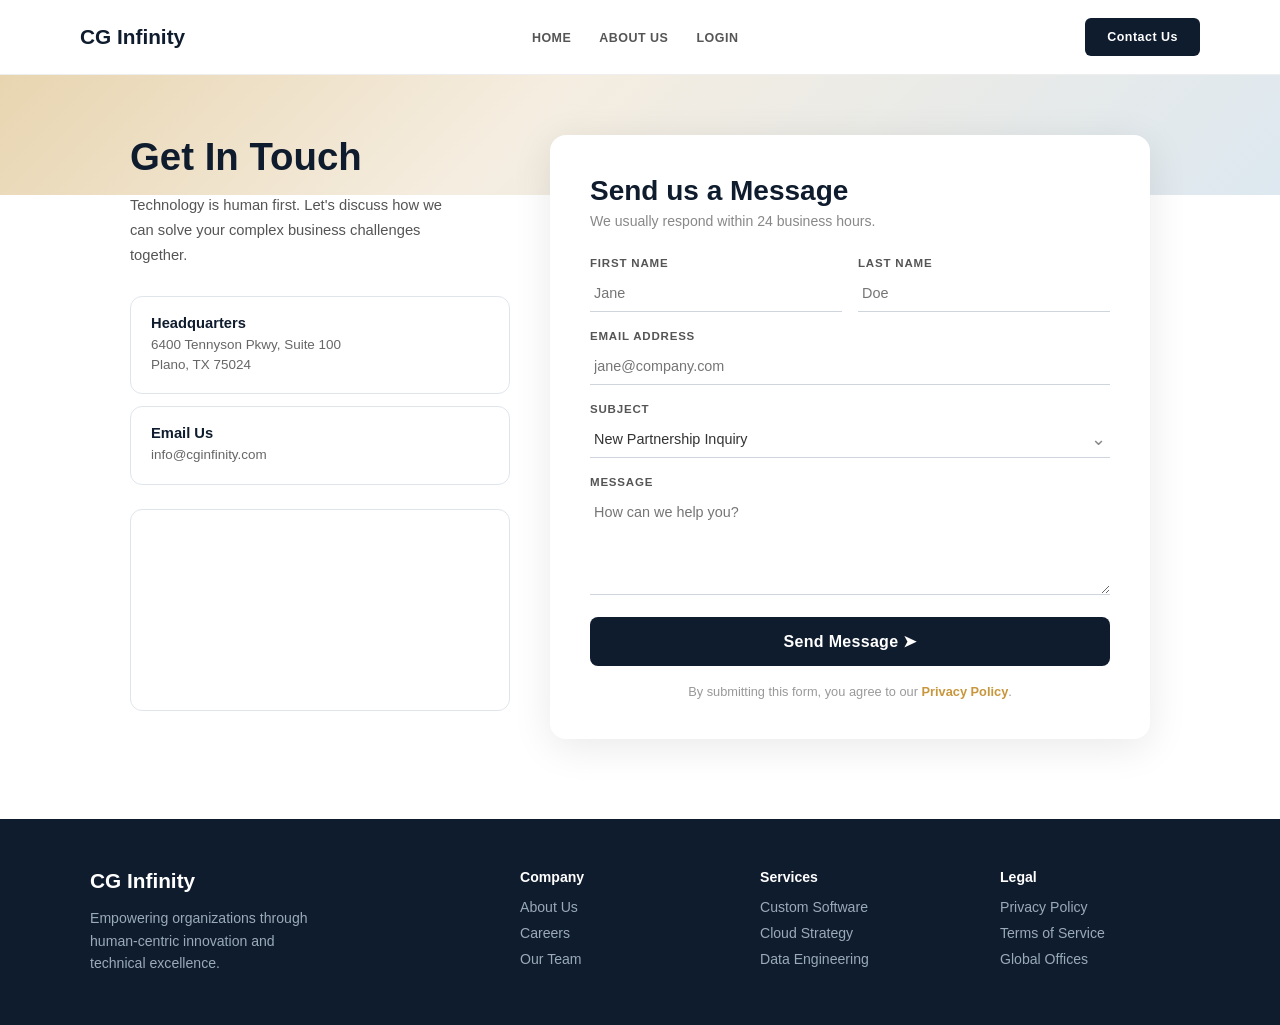
<file: contact.html>
<!DOCTYPE html>
<html lang="en">
<head>
    <meta charset="UTF-8">
    <meta name="viewport" content="width=device-width, initial-scale=1.0">
    <title>Contact Us - CG Infinity</title>
    <link rel="stylesheet" href="style.css">
</head>
<body>

    <!-- Navbar -->
    <nav class="navbar">
        <div class="nav-container">
            <div class="logo">CG Infinity</div>
            <ul class="nav-links">
                <li><a href="index.html">HOME</a></li>
                <li><a href="about.html">ABOUT US</a></li>
                <li><a href="login.html">LOGIN</a></li>
            </ul>
            <a href="contact.html" class="btn-contact active">Contact Us</a>
        </div>
    </nav>

    <!-- Hero Background Strip -->
    <div class="contact-hero-strip"></div>

    <!-- Main Content -->
    <section class="contact-main">
        <div class="contact-inner">

            <!-- Left Column -->
            <div class="contact-left">
                <h1>Get In Touch</h1>
                <p class="contact-desc">Technology is human first. Let&#39;s discuss how we can solve your complex business challenges together.</p>

                <div class="contact-info-cards">
                    <div class="contact-info-card">
                        <!-- <div class="contact-info-icon">&#128205;</div> -->
                        <div>
                            <strong>Headquarters</strong>
                            <p>6400 Tennyson Pkwy, Suite 100</p>
                            <p>Plano, TX 75024</p>
                        </div>
                    </div>
                    <div class="contact-info-card">
                        <!-- <div class="contact-info-icon">&#9993;</div> -->
                        <div>
                            <strong>Email Us</strong>
                            <p>info@cginfinity.com</p>
                        </div>
                    </div>
                    <!-- <div class="contact-info-card">
                        <div class="contact-info-icon">&#8679;</div>
                        <div>
                            <strong>Social Links</strong>
                            <div class="contact-social">
                                <a href="#" title="Website">&#127760;</a>
                                <a href="#" title="Network">&#10039;</a>
                                <a href="#" title="Community">&#128101;</a>
                            </div>
                        </div>
                    </div> -->
                </div>

                <!-- Map -->
                <div class="contact-map">
                    <iframe
                        title="CG Infinity HQ"
                        src="https://www.openstreetmap.org/export/embed.html?bbox=-96.8500%2C33.0000%2C-96.6000%2C33.1500&layer=mapnik&marker=33.0198%2C-96.6989"
                        loading="lazy"
                        allowfullscreen>
                    </iframe>
                </div>
            </div>

            <!-- Right Column -->
            <div class="contact-right">
                <div class="contact-form-card">
                    <h2>Send us a Message</h2>
                    <p class="contact-form-sub">We usually respond within 24 business hours.</p>

                    <form class="contact-form" onsubmit="return false;">
                        <div class="cf-row">
                            <div class="cf-group">
                                <label>FIRST NAME</label>
                                <input type="text" placeholder="Jane">
                            </div>
                            <div class="cf-group">
                                <label>LAST NAME</label>
                                <input type="text" placeholder="Doe">
                            </div>
                        </div>

                        <div class="cf-group">
                            <label>EMAIL ADDRESS</label>
                            <input type="email" placeholder="jane@company.com">
                        </div>

                        <div class="cf-group">
                            <label>SUBJECT</label>
                            <div class="cf-select-wrap">
                                <select>
                                    <option>New Partnership Inquiry</option>
                                    <option>Technical Support</option>
                                    <option>General Question</option>
                                    <option>Careers</option>
                                </select>
                                <span class="cf-select-arrow">&#8964;</span>
                            </div>
                        </div>

                        <div class="cf-group">
                            <label>MESSAGE</label>
                            <textarea rows="5" placeholder="How can we help you?"></textarea>
                        </div>

                        <button type="submit" class="cf-btn-submit">Send Message &#10148;</button>

                        <p class="cf-privacy">By submitting this form, you agree to our <a href="#">Privacy Policy</a>.</p>
                    </form>
                </div>
            </div>

        </div>
    </section>

    <!-- Footer -->
    <footer class="contact-footer">
        <div class="contact-footer-inner">
            <div class="cf-brand">
                <div class="logo">CG Infinity</div>
                <p>Empowering organizations through human-centric innovation and technical excellence.</p>
            </div>
            <div class="cf-footer-col">
                <h4>Company</h4>
                <a href="about.html">About Us</a>
                <a href="#">Careers</a>
                <a href="#">Our Team</a>
            </div>
            <div class="cf-footer-col">
                <h4>Services</h4>
                <a href="#">Custom Software</a>
                <a href="#">Cloud Strategy</a>
                <a href="#">Data Engineering</a>
            </div>
            <div class="cf-footer-col">
                <h4>Legal</h4>
                <a href="#">Privacy Policy</a>
                <a href="#">Terms of Service</a>
                <a href="#">Global Offices</a>
            </div>
        </div>
    </footer>

</body>
</html>
</file>
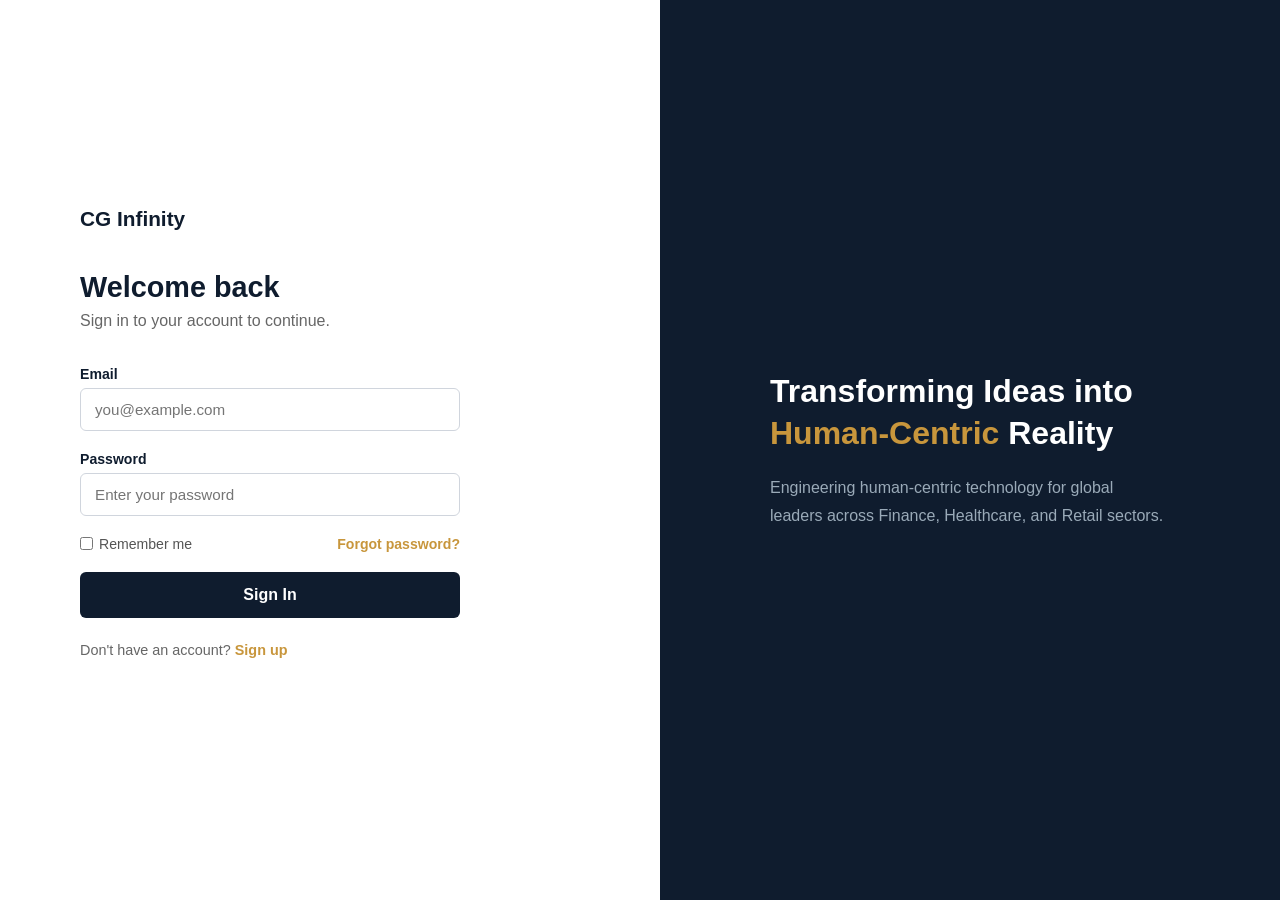
<file: login.html>
<!DOCTYPE html>
<html lang="en">
<head>
    <meta charset="UTF-8">
    <meta name="viewport" content="width=device-width, initial-scale=1.0">
    <title>Login - CG Infinity</title>
    <link rel="stylesheet" href="style.css">
</head>
<body>

    <div class="login-page">

        <div class="login-left">
            <div class="login-brand">CG Infinity</div>
            <h2>Welcome back</h2>
            <p>Sign in to your account to continue.</p>

            <form class="login-form" action="userhome.html">
                <div class="form-group">
                    <label for="email">Email</label>
                    <input type="email" id="email" placeholder="you@example.com" required>
                </div>
                <div class="form-group">
                    <label for="password">Password</label>
                    <input type="password" id="password" placeholder="Enter your password" required>
                </div>
                <div class="form-row">
                    <label class="remember">
                        <input type="checkbox"> Remember me
                    </label>
                    <a href="#" class="forgot">Forgot password?</a>
                </div>
                <button type="submit" class="btn-login">Sign In</button>
            </form>

            <p class="login-footer">Don't have an account? <a href="signup.html">Sign up</a></p>
        </div>

        <div class="login-right">
            <div class="login-right-content">
                <h3>Transforming Ideas into <span>Human-Centric</span> Reality</h3>
                <p>Engineering human-centric technology for global leaders across Finance, Healthcare, and Retail sectors.</p>
            </div>
        </div>

    </div>

</body>
</html>
</file>
<file: style.css>
* {
    margin: 0;
    padding: 0;
    box-sizing: border-box;
}

body {
    font-family: sans-serif;
    color: #1a1a2e;
}

/* ── Navbar ── */
.navbar {
    background: white;
    border-bottom: 1px solid #eee;
    padding: 18px 0;
    position: sticky;
    top: 0;
    z-index: 100;
}

.nav-container {
    max-width: 1200px;
    margin: 0 auto;
    padding: 0 40px;
    display: flex;
    align-items: center;
    gap: 40px;
}

.logo {
    font-size: 1.3rem;
    font-weight: 700;
    color: #0f1c2e;
    flex-shrink: 0;
}

.nav-links {
    list-style: none;
    display: flex;
    gap: 28px;
    flex: 1;
    justify-content: center;
}

.nav-links a {
    text-decoration: none;
    font-size: 0.78rem;
    font-weight: 600;
    color: #555;
    letter-spacing: 0.5px;
}

.nav-links a.active {
    color: #0f1c2e;
    border-bottom: 2px solid #c8963c;
    padding-bottom: 2px;
}

.btn-contact {
    background: #0f1c2e;
    color: white;
    padding: 12px 22px;
    border-radius: 6px;
    text-decoration: none;
    font-size: 0.78rem;
    font-weight: 600;
    letter-spacing: 0.5px;
    flex-shrink: 0;
}

/* ── Hero ── */
.hero {
    max-width: 1200px;
    margin: 80px auto;
    padding: 0 40px;
    display: flex;
    align-items: center;
    gap: 60px;
}

.hero-content {
    flex: 1;
}

.badge {
    background: #fef3e0;
    color: #c8963c;
    padding: 6px 14px;
    border-radius: 20px;
    font-size: 0.72rem;
    font-weight: 700;
    letter-spacing: 1px;
    display: inline-block;
    margin-bottom: 24px;
}

.hero-content h1 {
    font-size: 2.8rem;
    font-weight: 800;
    line-height: 1.2;
    margin-bottom: 20px;
    color: #0f1c2e;
}

.highlight {
    color: #c8963c;
}

.hero-content p {
    color: #666;
    font-size: 1rem;
    line-height: 1.7;
    margin-bottom: 32px;
    max-width: 440px;
}

.hero-buttons {
    display: flex;
    gap: 16px;
}

.btn-primary {
    background: #0f1c2e;
    color: white;
    padding: 14px 28px;
    border-radius: 6px;
    text-decoration: none;
    font-weight: 600;
    font-size: 0.95rem;
}

.btn-outline {
    border: 2px solid #0f1c2e;
    color: #0f1c2e;
    padding: 14px 28px;
    border-radius: 6px;
    text-decoration: none;
    font-weight: 600;
    font-size: 0.95rem;
}

.hero-image {
    flex: 1;
    position: relative;
    display: flex;
    justify-content: center;
    align-items: center;
}

.hero-img {
    width: 380px;
    height: 380px;
    border-radius: 50%;
    object-fit: cover;
    background: #f0ece4;
}

.stats-card {
    position: absolute;
    bottom: 10px;
    left: 0;
    background: white;
    border-radius: 12px;
    padding: 16px 20px;
    display: flex;
    align-items: center;
    gap: 12px;
    box-shadow: 0 4px 20px rgba(0, 0, 0, 0.12);
}

.stats-icon {
    font-size: 1.6rem;
}

.stats-card strong {
    font-size: 1.4rem;
    color: #0f1c2e;
    display: block;
}

.stats-card p {
    font-size: 0.68rem;
    color: #888;
    letter-spacing: 0.5px;
    line-height: 1.4;
    max-width: 120px;
}

/* ── Why Choose Us ── */
.why-us {
    background: #eef2f7;
    padding: 80px 40px;
    text-align: center;
}

.why-us h2 {
    font-size: 2rem;
    color: #0f1c2e;
    margin-bottom: 14px;
}

.section-sub {
    color: #666;
    max-width: 480px;
    margin: 0 auto 50px;
    line-height: 1.7;
}

.cards {
    display: flex;
    gap: 24px;
    max-width: 1100px;
    margin: 0 auto;
    align-items: stretch;
}

.card {
    background: white;
    border-radius: 12px;
    padding: 32px;
    flex: 1;
    text-align: left;
    border: 1px solid #e0e5ec;
}

.card-featured {
    transform: translateY(-14px);
    border-top: 4px solid #c8963c;
    box-shadow: 0 8px 30px rgba(0, 0, 0, 0.1);
}

.card-icon {
    font-size: 1.8rem;
    margin-bottom: 16px;
}

.card h3 {
    font-size: 1.05rem;
    font-weight: 700;
    margin-bottom: 12px;
    color: #0f1c2e;
}

.card p {
    color: #666;
    font-size: 0.9rem;
    line-height: 1.7;
}

/* ── At a Glance ── */
.glance {
    max-width: 1200px;
    margin: 80px auto;
    padding: 0 40px;
    display: flex;
    align-items: center;
    gap: 60px;
}

.glance-images {
    flex: 1;
    position: relative;
    height: 300px;
}

.glance-img-1 {
    width: 200px;
    height: 200px;
    border-radius: 50%;
    object-fit: cover;
    position: absolute;
    top: 0;
    left: 0;
}

.glance-img-2 {
    width: 170px;
    height: 170px;
    border-radius: 50%;
    object-fit: cover;
    position: absolute;
    bottom: 0;
    right: 20px;
}

.glance-content {
    flex: 1;
}

.glance-content h2 {
    font-size: 2rem;
    color: #0f1c2e;
    margin-bottom: 16px;
}

.glance-content > p {
    color: #666;
    line-height: 1.7;
    margin-bottom: 30px;
}

.glance-list {
    list-style: none;
    display: flex;
    flex-direction: column;
    gap: 22px;
}

.glance-list li {
    display: flex;
    gap: 14px;
    align-items: flex-start;
}

.check {
    background: #0f1c2e;
    color: white;
    width: 22px;
    height: 22px;
    border-radius: 50%;
    display: flex;
    align-items: center;
    justify-content: center;
    font-size: 0.72rem;
    flex-shrink: 0;
    margin-top: 2px;
}

.glance-list strong {
    display: block;
    color: #0f1c2e;
    font-size: 0.95rem;
    margin-bottom: 4px;
}

.glance-list p {
    color: #666;
    font-size: 0.88rem;
    line-height: 1.5;
}

/* ── CTA ── */
.cta {
    background: #0f1c2e;
    color: white;
    text-align: center;
    padding: 90px 40px;
    position: relative;
    overflow: hidden;
}

.cta h2 {
    font-size: 2.2rem;
    font-weight: 800;
    margin-bottom: 16px;
}

.cta p {
    color: #9aaab8;
    max-width: 480px;
    margin: 0 auto 36px;
    line-height: 1.7;
}

.btn-gold {
    background: #c8963c;
    color: white;
    padding: 14px 40px;
    border-radius: 6px;
    text-decoration: none;
    font-weight: 600;
    font-size: 1rem;
}

/* ── Footer ── */
.footer {
    background: #080f1a;
    color: #aaa;
    padding: 60px 40px 30px;
}

.footer-main {
    max-width: 1200px;
    margin: 0 auto 40px;
    display: flex;
    gap: 50px;
}

.footer-brand {
    flex: 2;
}

.footer-brand .logo {
    color: white;
    margin-bottom: 14px;
}

.footer-brand > p {
    font-size: 0.88rem;
    line-height: 1.6;
    max-width: 220px;
    margin-bottom: 18px;
}

.social-icons a {
    color: #aaa;
    text-decoration: none;
    margin-right: 14px;
    font-size: 1rem;
}

.footer-col {
    flex: 1;
    display: flex;
    flex-direction: column;
    gap: 10px;
}

.footer-col h4 {
    color: white;
    font-size: 0.78rem;
    letter-spacing: 1px;
    margin-bottom: 6px;
}

.footer-col a {
    color: #aaa;
    text-decoration: none;
    font-size: 0.88rem;
}

.footer-col p {
    font-size: 0.88rem;
}

.copyright {
    margin-top: 12px;
    font-size: 0.78rem !important;
}

.footer-bottom {
    max-width: 1200px;
    margin: 0 auto;
    padding-top: 24px;
    border-top: 1px solid #1a2840;
    display: flex;
    gap: 28px;
}

.footer-bottom a {
    color: #666;
    text-decoration: none;
    font-size: 0.85rem;
}

/* ── Login Page ── */
.login-page {
    display: flex;
    min-height: 100vh;
}

.login-left {
    flex: 1;
    display: flex;
    flex-direction: column;
    justify-content: center;
    padding: 60px 80px;
    background: white;
}

.login-brand {
    font-size: 1.3rem;
    font-weight: 700;
    color: #0f1c2e;
    margin-bottom: 40px;
}

.login-left h2 {
    font-size: 1.8rem;
    color: #0f1c2e;
    margin-bottom: 8px;
}

.login-left > p {
    color: #666;
    margin-bottom: 36px;
}

.login-form {
    display: flex;
    flex-direction: column;
    gap: 20px;
    max-width: 380px;
}

.form-group {
    display: flex;
    flex-direction: column;
    gap: 6px;
}

.form-group label {
    font-size: 0.88rem;
    font-weight: 600;
    color: #0f1c2e;
}

.form-group input {
    padding: 12px 14px;
    border: 1px solid #d0d5dd;
    border-radius: 6px;
    font-size: 0.95rem;
    color: #333;
    outline: none;
}

.form-group input:focus {
    border-color: #c8963c;
}

.form-row {
    display: flex;
    justify-content: space-between;
    align-items: center;
    font-size: 0.88rem;
}

.remember {
    display: flex;
    align-items: center;
    gap: 6px;
    color: #555;
    cursor: pointer;
}

.forgot {
    color: #c8963c;
    text-decoration: none;
    font-weight: 600;
}

.btn-login {
    background: #0f1c2e;
    color: white;
    padding: 14px;
    border: none;
    border-radius: 6px;
    font-size: 1rem;
    font-weight: 600;
    cursor: pointer;
}

.btn-login:hover {
    background: #1a2f4a;
}

.login-footer {
    margin-top: 24px;
    font-size: 0.9rem;
    color: #666;
    max-width: 380px;
}

.login-footer a {
    color: #c8963c;
    font-weight: 600;
    text-decoration: none;
}

/* Right decorative panel */
.login-right {
    flex: 1;
    background: #0f1c2e;
    display: flex;
    align-items: center;
    justify-content: center;
    padding: 60px;
}

.login-right-content {
    max-width: 400px;
    color: white;
}

.login-right-content h3 {
    font-size: 2rem;
    font-weight: 800;
    line-height: 1.3;
    margin-bottom: 20px;
}

.login-right-content h3 span {
    color: #c8963c;
}

.login-right-content p {
    color: #9aaab8;
    line-height: 1.7;
    font-size: 1rem;
}

/* ── About Hero ── */
.about-hero {
    max-width: 1200px;
    margin: 80px auto;
    padding: 0 40px;
    display: flex;
    align-items: center;
    gap: 60px;
}

.about-hero-content {
    flex: 1;
}

.about-hero-content h1 {
    font-size: 2.8rem;
    font-weight: 800;
    line-height: 1.2;
    color: #0f1c2e;
    margin: 20px 0 20px;
}

.about-hero-content p {
    color: #666;
    font-size: 1rem;
    line-height: 1.7;
    max-width: 440px;
}

.about-hero-image {
    flex: 1;
    position: relative;
}

.about-hero-image img {
    width: 100%;
    border-radius: 14px;
    object-fit: cover;
    display: block;
    max-height: 360px;
}

.about-stats-card {
    position: absolute;
    bottom: -18px;
    left: 24px;
    background: white;
    border-radius: 12px;
    padding: 16px 22px;
    box-shadow: 0 6px 24px rgba(0,0,0,0.12);
    min-width: 140px;
}

.about-stats-card strong {
    font-size: 1.8rem;
    font-weight: 800;
    color: #0f1c2e;
    display: block;
}

.about-stats-card p {
    font-size: 0.78rem;
    color: #888;
    line-height: 1.4;
    margin-top: 4px;
}

/* ── Our Journey ── */
.journey {
    background: #f5f7fb;
    padding: 90px 40px;
}

.journey-inner {
    max-width: 1200px;
    margin: 0 auto;
    display: flex;
    gap: 70px;
    align-items: flex-start;
}

.journey-left {
    flex: 1;
}

.journey-label {
    font-size: 0.72rem;
    font-weight: 700;
    letter-spacing: 1px;
    color: #aaa;
    margin-bottom: 12px;
    text-transform: uppercase;
}

.journey-left h2 {
    font-size: 2rem;
    color: #0f1c2e;
    margin-bottom: 36px;
}

.journey-timeline {
    display: flex;
    flex-direction: column;
    gap: 28px;
}

.timeline-item {
    display: flex;
    gap: 16px;
    align-items: flex-start;
}

.timeline-icon {
    font-size: 1.4rem;
    flex-shrink: 0;
    margin-top: 2px;
}

.timeline-item strong {
    display: block;
    font-size: 0.95rem;
    color: #0f1c2e;
    margin-bottom: 6px;
}

.timeline-item p {
    color: #666;
    font-size: 0.88rem;
    line-height: 1.6;
}

.journey-right {
    flex: 1;
}

.journey-grid {
    display: flex;
    gap: 12px;
    align-items: stretch;
}

.journey-img {
    width: 100%;
    border-radius: 10px;
    object-fit: cover;
    display: block;
}

.journey-img-tall {
    flex: 1.3;
    max-height: 310px;
}

.journey-grid-col {
    flex: 1;
    display: flex;
    flex-direction: column;
    gap: 10px;
}

.journey-date-card {
    background: #fef3e0;
    border-radius: 10px;
    padding: 14px 16px;
    text-align: center;
}

.journey-date-card span {
    font-size: 1rem;
    font-weight: 700;
    color: #0f1c2e;
    display: block;
}

.journey-date-card p {
    font-size: 0.78rem;
    color: #888;
    margin-top: 4px;
}

.journey-date-dark {
    background: #0f1c2e;
}

.journey-date-dark span {
    color: white;
}

.journey-date-dark p {
    color: #9aaab8;
}

/* ── Mission & Purpose ── */
.mission {
    padding: 90px 40px;
    text-align: center;
}

.mission h2 {
    font-size: 2rem;
    color: #0f1c2e;
    margin-bottom: 40px;
}

.mission-cards {
    max-width: 900px;
    margin: 0 auto;
    display: flex;
    gap: 24px;
    align-items: stretch;
}

.mission-card {
    flex: 1;
    border-radius: 14px;
    padding: 36px 32px;
    display: flex;
    gap: 20px;
    align-items: flex-start;
    text-align: left;
}

.mission-light {
    background: #f5f7fb;
    border: 1px solid #e0e5ec;
}

.mission-dark {
    background: #0f1c2e;
    color: white;
    justify-content: space-between;
}

.mission-icon {
    font-size: 1.8rem;
    flex-shrink: 0;
    background: #0f1c2e;
    color: white;
    width: 46px;
    height: 46px;
    border-radius: 50%;
    display: flex;
    align-items: center;
    justify-content: center;
    font-size: 1.2rem;
}

.mission-dark .mission-icon {
    background: rgba(255,255,255,0.12);
}

.mission-card h4 {
    font-size: 0.85rem;
    font-weight: 700;
    letter-spacing: 0.5px;
    margin-bottom: 10px;
    color: #0f1c2e;
}

.mission-dark h4 {
    color: white;
}

.mission-card p {
    font-size: 0.88rem;
    line-height: 1.7;
    color: #555;
}

.mission-dark p {
    color: #9aaab8;
}

/* ── Leadership Spotlight ── */
.leadership {
    background: #f5f7fb;
    padding: 90px 40px;
}

.leadership-inner {
    max-width: 1100px;
    margin: 0 auto;
    display: flex;
    gap: 70px;
    align-items: center;
}

.leadership-photo {
    flex: 0 0 380px;
}

.leadership-photo img {
    width: 100%;
    border-radius: 14px;
    object-fit: cover;
    display: block;
    max-height: 480px;
}

.leadership-content {
    flex: 1;
}

.leadership-label {
    font-size: 0.72rem;
    font-weight: 700;
    letter-spacing: 1.5px;
    color: #c8963c;
    text-transform: uppercase;
    display: block;
    margin-bottom: 14px;
}

.leadership-content h2 {
    font-size: 2rem;
    color: #0f1c2e;
    margin-bottom: 14px;
}

.leadership-divider {
    width: 50px;
    border: none;
    border-top: 3px solid #c8963c;
    margin: 0 0 28px;
}

.leadership-content blockquote {
    font-size: 0.97rem;
    color: #444;
    line-height: 1.75;
    font-style: italic;
    margin: 0 0 22px;
    padding-left: 16px;
    border-left: 3px solid #c8963c;
}

.leadership-content > p {
    font-size: 0.9rem;
    color: #666;
    line-height: 1.7;
    margin-bottom: 28px;
}

.leadership-sig strong {
    display: block;
    color: #0f1c2e;
    font-size: 0.95rem;
}

.leadership-sig span {
    font-size: 0.82rem;
    color: #888;
}

/* ── Team ── */
.team {
    padding: 90px 40px;
    max-width: 1200px;
    margin: 0 auto;
}

.team-header {
    display: flex;
    justify-content: space-between;
    align-items: flex-end;
    margin-bottom: 40px;
}

.team-header h2 {
    font-size: 1.9rem;
    color: #0f1c2e;
    margin-bottom: 8px;
}

.team-header p {
    color: #666;
    font-size: 0.9rem;
}

.team-view-all {
    color: #0f1c2e;
    text-decoration: none;
    font-size: 0.9rem;
    font-weight: 600;
    white-space: nowrap;
}

.team-cards {
    display: flex;
    gap: 24px;
}

.team-card {
    flex: 1;
    border-radius: 12px;
    overflow: hidden;
    border: 1px solid #e0e5ec;
    background: white;
}

.team-card img {
    width: 100%;
    height: 220px;
    object-fit: cover;
    object-position: top;
    display: block;
}

.team-info {
    padding: 16px 18px;
}

.team-info strong {
    display: block;
    font-size: 0.95rem;
    color: #0f1c2e;
    margin-bottom: 4px;
}

.team-info span {
    font-size: 0.82rem;
    color: #888;
}

/* ── About CTA ── */
.about-cta {
    background: #0f1c2e;
    color: white;
    text-align: center;
    padding: 90px 40px;
}

.about-cta h2 {
    font-size: 2rem;
    font-weight: 800;
    margin-bottom: 14px;
}

.about-cta p {
    color: #9aaab8;
    max-width: 420px;
    margin: 0 auto 36px;
    line-height: 1.7;
    font-size: 0.95rem;
}

.about-cta-btns {
    display: flex;
    gap: 16px;
    justify-content: center;
}

.btn-cta-outline {
    border: 2px solid #c8963c;
    color: #c8963c;
    padding: 13px 30px;
    border-radius: 6px;
    text-decoration: none;
    font-weight: 600;
    font-size: 0.95rem;
}

.btn-cta-outline:hover {
    background: #c8963c;
    color: white;
}

/* ════════════════════════════════
   SIGNUP PAGE
   ════════════════════════════════ */

.signup-body {
    background: #eef2f7;
    min-height: 100vh;
    display: flex;
    flex-direction: column;
}

/* ── Top Bar ── */
.signup-topbar {
    display: flex;
    justify-content: space-between;
    align-items: center;
    padding: 18px 40px;
    background: white;
    border-bottom: 1px solid #eee;
}

.signup-support {
    text-decoration: none;
    color: #555;
    font-size: 0.9rem;
    font-weight: 600;
}

/* ── Main ── */
.signup-main {
    flex: 1;
    display: flex;
    align-items: center;
    justify-content: center;
    padding: 40px 20px;
}

.signup-card {
    display: flex;
    max-width: 860px;
    width: 100%;
    border-radius: 16px;
    overflow: hidden;
    box-shadow: 0 12px 48px rgba(0,0,0,0.13);
}

/* ── Left Panel ── */
.signup-left {
    flex: 0 0 42%;
    background: #0f1c2e;
    padding: 44px 36px 0;
    display: flex;
    flex-direction: column;
    color: white;
}

.signup-left h1 {
    font-size: 2rem;
    font-weight: 800;
    line-height: 1.25;
    margin-bottom: 18px;
}

.signup-gold {
    color: #c8963c;
}

.signup-tagline {
    font-size: 0.88rem;
    color: #9aaab8;
    line-height: 1.7;
    margin-bottom: 30px;
}

.signup-features {
    display: flex;
    flex-direction: column;
    gap: 20px;
    margin-bottom: 36px;
}

.signup-feature {
    display: flex;
    gap: 14px;
    align-items: flex-start;
}

.signup-feature-icon {
    background: rgba(255,255,255,0.08);
    width: 42px;
    height: 42px;
    border-radius: 10px;
    display: flex;
    align-items: center;
    justify-content: center;
    font-size: 1.1rem;
    flex-shrink: 0;
}

.signup-feature strong {
    display: block;
    font-size: 0.92rem;
    color: white;
    margin-bottom: 4px;
}

.signup-feature p {
    font-size: 0.82rem;
    color: #9aaab8;
    line-height: 1.5;
}

.signup-preview {
    display: flex;
    gap: 8px;
    margin-top: auto;
}

.signup-preview-img {
    flex: 1;
    height: 130px;
    object-fit: cover;
    border-radius: 10px 10px 0 0;
    display: block;
}

/* ── Right Panel ── */
.signup-right {
    flex: 1;
    background: white;
    padding: 44px 40px;
}

.signup-right h2 {
    font-size: 1.75rem;
    font-weight: 800;
    color: #0f1c2e;
    margin-bottom: 6px;
}

.signup-sub {
    color: #666;
    font-size: 0.88rem;
    margin-bottom: 28px;
}

.signup-form {
    display: flex;
    flex-direction: column;
    gap: 18px;
}

.su-form-group {
    display: flex;
    flex-direction: column;
    gap: 6px;
    flex: 1;
}

.su-form-group label {
    font-size: 0.85rem;
    font-weight: 600;
    color: #0f1c2e;
}

.su-input-wrap {
    display: flex;
    align-items: center;
    border: 1px solid #d0d5dd;
    border-radius: 8px;
    padding: 10px 14px;
    gap: 10px;
    background: white;
}

.su-input-wrap:focus-within {
    border-color: #c8963c;
}

.su-icon {
    font-size: 1rem;
    color: #aaa;
    flex-shrink: 0;
}

.su-input-wrap input {
    border: none;
    outline: none;
    font-size: 0.9rem;
    color: #333;
    width: 100%;
    background: transparent;
}

.su-form-row {
    display: flex;
    gap: 16px;
}

.su-agree {
    display: flex;
    align-items: flex-start;
    gap: 10px;
    font-size: 0.84rem;
    color: #555;
    line-height: 1.5;
}

.su-agree input[type="checkbox"] {
    margin-top: 2px;
    accent-color: #0f1c2e;
    flex-shrink: 0;
}

.su-agree a {
    color: #c8963c;
    text-decoration: none;
    font-weight: 600;
}

.su-btn-submit {
    width: 100%;
    background: #0f1c2e;
    color: white;
    border: none;
    border-radius: 8px;
    padding: 14px;
    font-size: 1rem;
    font-weight: 600;
    cursor: pointer;
}

.su-btn-submit:hover {
    background: #1a2f4a;
}

.su-divider {
    display: flex;
    align-items: center;
    gap: 12px;
    color: #aaa;
    font-size: 0.75rem;
    letter-spacing: 1px;
}

.su-divider::before,
.su-divider::after {
    content: '';
    flex: 1;
    height: 1px;
    background: #e0e5ec;
}

.su-social-btns {
    display: flex;
    gap: 14px;
}

.su-social-btn {
    flex: 1;
    display: flex;
    align-items: center;
    justify-content: center;
    gap: 8px;
    border: 1px solid #d0d5dd;
    border-radius: 8px;
    padding: 11px;
    background: white;
    font-size: 0.9rem;
    font-weight: 600;
    color: #333;
    cursor: pointer;
}

.su-social-btn:hover {
    border-color: #0f1c2e;
}

.su-login-link {
    text-align: center;
    font-size: 0.88rem;
    color: #666;
    margin-top: 18px;
}

.su-login-link a {
    color: #c8963c;
    font-weight: 700;
    text-decoration: none;
}

/* ── Signup Footer ── */
.signup-footer {
    background: #0f1c2e;
    padding: 22px 40px;
}

.signup-footer-inner {
    max-width: 1000px;
    margin: 0 auto;
    display: flex;
    align-items: center;
    justify-content: space-between;
    flex-wrap: wrap;
    gap: 12px;
}

.signup-footer .logo {
    color: white;
}

.signup-footer-links {
    display: flex;
    gap: 28px;
}

.signup-footer-links a {
    color: #9aaab8;
    text-decoration: none;
    font-size: 0.85rem;
}

.signup-footer p {
    color: #9aaab8;
    font-size: 0.82rem;
}

/* ════════════════════════════════
   CONTACT PAGE
   ════════════════════════════════ */

/* ── Hero Strip ── */
.contact-hero-strip {
    height: 120px;
    background: linear-gradient(135deg, #e8d5b0 0%, #f5ede0 40%, #dde8f0 100%);
    position: relative;
    z-index: 0;
}

/* ── Main Layout ── */
.contact-main {
    max-width: 1100px;
    margin: -60px auto 0;
    padding: 0 40px 80px;
    position: relative;
    z-index: 1;
}

.contact-inner {
    display: flex;
    gap: 40px;
    align-items: flex-start;
}

/* ── Left Column ── */
.contact-left {
    flex: 0 0 380px;
}

.contact-left h1 {
    font-size: 2.4rem;
    font-weight: 800;
    color: #0f1c2e;
    margin-bottom: 14px;
}

.contact-desc {
    color: #555;
    font-size: 0.92rem;
    line-height: 1.7;
    margin-bottom: 28px;
    max-width: 320px;
}

.contact-info-cards {
    display: flex;
    flex-direction: column;
    gap: 12px;
    margin-bottom: 24px;
}

.contact-info-card {
    background: white;
    border: 1px solid #e0e5ec;
    border-radius: 12px;
    padding: 18px 20px;
    display: flex;
    gap: 16px;
    align-items: flex-start;
}

.contact-info-icon {
    background: #f0f4fa;
    width: 40px;
    height: 40px;
    border-radius: 10px;
    display: flex;
    align-items: center;
    justify-content: center;
    font-size: 1.1rem;
    flex-shrink: 0;
    color: #0f1c2e;
}

.contact-info-card strong {
    display: block;
    font-size: 0.92rem;
    color: #0f1c2e;
    margin-bottom: 4px;
}

.contact-info-card p {
    font-size: 0.84rem;
    color: #666;
    line-height: 1.5;
}

.contact-social {
    display: flex;
    gap: 14px;
    margin-top: 6px;
}

.contact-social a {
    font-size: 1.2rem;
    color: #0f1c2e;
    text-decoration: none;
}

/* ── Map ── */
.contact-map {
    border-radius: 12px;
    overflow: hidden;
    border: 1px solid #e0e5ec;
}

.contact-map iframe {
    width: 100%;
    height: 200px;
    border: none;
    display: block;
}

/* ── Right Column / Form Card ── */
.contact-right {
    flex: 1;
}

.contact-form-card {
    background: white;
    border-radius: 16px;
    padding: 40px;
    box-shadow: 0 8px 40px rgba(0,0,0,0.09);
}

.contact-form-card h2 {
    font-size: 1.75rem;
    font-weight: 800;
    color: #0f1c2e;
    margin-bottom: 6px;
}

.contact-form-sub {
    color: #888;
    font-size: 0.88rem;
    margin-bottom: 28px;
}

.contact-form {
    display: flex;
    flex-direction: column;
    gap: 18px;
}

.cf-row {
    display: flex;
    gap: 16px;
}

.cf-group {
    display: flex;
    flex-direction: column;
    gap: 6px;
    flex: 1;
}

.cf-group label {
    font-size: 0.72rem;
    font-weight: 700;
    letter-spacing: 0.8px;
    color: #555;
    text-transform: uppercase;
}

.cf-group input,
.cf-group textarea {
    border: none;
    border-bottom: 1.5px solid #d0d5dd;
    padding: 10px 4px;
    font-size: 0.9rem;
    color: #333;
    outline: none;
    width: 100%;
    background: transparent;
    font-family: inherit;
    resize: vertical;
}

.cf-group input:focus,
.cf-group textarea:focus {
    border-bottom-color: #0f1c2e;
}

.cf-select-wrap {
    position: relative;
    display: flex;
    align-items: center;
}

.cf-select-wrap select {
    appearance: none;
    -webkit-appearance: none;
    border: none;
    border-bottom: 1.5px solid #d0d5dd;
    padding: 10px 28px 10px 4px;
    font-size: 0.9rem;
    color: #333;
    outline: none;
    width: 100%;
    background: transparent;
    cursor: pointer;
    font-family: inherit;
}

.cf-select-wrap select:focus {
    border-bottom-color: #0f1c2e;
}

.cf-select-arrow {
    position: absolute;
    right: 4px;
    font-size: 1.1rem;
    color: #888;
    pointer-events: none;
}

.cf-btn-submit {
    width: 100%;
    background: #0f1c2e;
    color: white;
    border: none;
    border-radius: 8px;
    padding: 15px;
    font-size: 1rem;
    font-weight: 600;
    cursor: pointer;
    letter-spacing: 0.3px;
    margin-top: 4px;
}

.cf-btn-submit:hover {
    background: #1a2f4a;
}

.cf-privacy {
    text-align: center;
    font-size: 0.8rem;
    color: #999;
}

.cf-privacy a {
    color: #c8963c;
    text-decoration: none;
    font-weight: 600;
}

/* ── Contact Footer ── */
.contact-footer {
    background: #0f1c2e;
    padding: 50px 40px;
}

.contact-footer-inner {
    max-width: 1100px;
    margin: 0 auto;
    display: flex;
    gap: 50px;
    align-items: flex-start;
}

.cf-brand {
    flex: 2;
}

.cf-brand .logo {
    color: white;
    margin-bottom: 14px;
}

.cf-brand p {
    color: #9aaab8;
    font-size: 0.88rem;
    line-height: 1.6;
    max-width: 220px;
}

.cf-footer-col {
    flex: 1;
    display: flex;
    flex-direction: column;
    gap: 10px;
}

.cf-footer-col h4 {
    color: white;
    font-size: 0.88rem;
    font-weight: 700;
    margin-bottom: 4px;
}

.cf-footer-col a {
    color: #9aaab8;
    text-decoration: none;
    font-size: 0.88rem;
}

/* ════════════════════════════════
   USER HOME / DASHBOARD PAGE
   ════════════════════════════════ */

/* ── Dashboard Wrapper ── */
.uh-wrapper {
    display: flex;
    min-height: calc(100vh - 62px);
    background: #eef2f7;
}

/* ── Sidebar ── */
.uh-sidebar {
    width: 192px;
    flex-shrink: 0;
    background: #0f1c2e;
    display: flex;
    flex-direction: column;
    padding: 30px 0 30px;
    min-height: 100%;
}

.uh-profile {
    text-align: center;
    padding: 0 20px 28px;
    border-bottom: 1px solid rgba(255,255,255,0.07);
    margin-bottom: 16px;
}

.uh-avatar-wrap {
    position: relative;
    display: inline-block;
    margin-bottom: 14px;
}

.uh-avatar {
    width: 80px;
    height: 80px;
    border-radius: 50%;
    object-fit: cover;
    border: 3px solid rgba(255,255,255,0.15);
    display: block;
}

.uh-badge {
    position: absolute;
    bottom: 2px;
    right: 2px;
    background: #c8963c;
    color: white;
    width: 20px;
    height: 20px;
    border-radius: 50%;
    font-size: 0.65rem;
    display: flex;
    align-items: center;
    justify-content: center;
    border: 2px solid #0f1c2e;
}

.uh-profile h3 {
    color: white;
    font-size: 1rem;
    font-weight: 700;
    margin-bottom: 6px;
}

.uh-profile p {
    color: #9aaab8;
    font-size: 0.7rem;
    font-weight: 600;
    letter-spacing: 0.5px;
    line-height: 1.4;
}

/* Sidebar Nav */
.uh-sidenav {
    display: flex;
    flex-direction: column;
    gap: 2px;
    padding: 0 12px;
    flex: 1;
}

.uh-sidenav-item {
    display: flex;
    align-items: center;
    gap: 10px;
    padding: 11px 14px;
    border-radius: 8px;
    color: #9aaab8;
    text-decoration: none;
    font-size: 0.88rem;
    font-weight: 500;
    transition: background 0.15s;
}

.uh-sidenav-item:hover {
    background: rgba(255,255,255,0.06);
    color: white;
}

.uh-sidenav-item.active {
    background: #1e3a5f;
    color: white;
}

.uh-nav-icon {
    font-size: 1rem;
}

/* Utilization */
.uh-utilization {
    padding: 20px 20px 0;
    border-top: 1px solid rgba(255,255,255,0.07);
    margin-top: 16px;
}

.uh-util-label {
    font-size: 0.65rem;
    font-weight: 700;
    letter-spacing: 1px;
    color: #9aaab8;
    margin-bottom: 8px;
}

.uh-util-bar {
    height: 6px;
    background: rgba(255,255,255,0.1);
    border-radius: 99px;
    overflow: hidden;
    margin-bottom: 6px;
}

.uh-util-fill {
    height: 100%;
    background: linear-gradient(90deg, #c8963c, #e8b96a);
    border-radius: 99px;
}

.uh-util-note {
    font-size: 0.72rem;
    color: #9aaab8;
}

/* ── Main Content ── */
.uh-main {
    flex: 1;
    padding: 36px 36px 40px;
    display: flex;
    flex-direction: column;
    gap: 24px;
}

/* Welcome Row */
.uh-welcome-row {
    display: flex;
    justify-content: space-between;
    align-items: flex-start;
    gap: 20px;
}

.uh-welcome-row h1 {
    font-size: 1.8rem;
    font-weight: 800;
    color: #0f1c2e;
    margin-bottom: 8px;
}

.uh-welcome-row > div > p {
    color: #666;
    font-size: 0.88rem;
    line-height: 1.6;
    max-width: 460px;
}

.uh-welcome-actions {
    display: flex;
    align-items: center;
    gap: 10px;
    flex-shrink: 0;
}

.uh-share-btn {
    background: white;
    border: 1px solid #e0e5ec;
    border-radius: 8px;
    width: 38px;
    height: 38px;
    font-size: 1.1rem;
    color: #555;
    cursor: pointer;
    display: flex;
    align-items: center;
    justify-content: center;
}

.uh-edit-btn {
    background: white;
    border: 1px solid #e0e5ec;
    border-radius: 8px;
    padding: 8px 16px;
    font-size: 0.85rem;
    font-weight: 600;
    color: #0f1c2e;
    text-decoration: none;
    display: flex;
    align-items: center;
    gap: 6px;
}

/* Tabs */
.uh-tabs {
    display: flex;
    gap: 0;
    border-bottom: 2px solid #e0e5ec;
}

.uh-tab {
    background: none;
    border: none;
    padding: 10px 22px;
    font-size: 0.9rem;
    font-weight: 600;
    color: #888;
    cursor: pointer;
    border-bottom: 2px solid transparent;
    margin-bottom: -2px;
    font-family: inherit;
}

.uh-tab.active {
    color: #0f1c2e;
    border-bottom-color: #0f1c2e;
}

/* Field Cards */
.uh-tab-content {
    display: flex;
    flex-direction: column;
    gap: 14px;
}

.uh-fields-row {
    display: flex;
    gap: 14px;
}

.uh-field-card {
    background: white;
    border: 1px solid #e0e5ec;
    border-radius: 10px;
    padding: 18px 22px;
    flex: 1;
}

.uh-bio-card {
    flex: unset;
}

.uh-field-label {
    display: block;
    font-size: 0.68rem;
    font-weight: 700;
    letter-spacing: 0.8px;
    color: #aaa;
    text-transform: uppercase;
    margin-bottom: 8px;
}

.uh-field-value {
    font-size: 0.92rem;
    color: #0f1c2e;
    line-height: 1.7;
}

/* Bottom Cards */
.uh-bottom-cards {
    display: flex;
    gap: 16px;
    align-items: stretch;
}

.uh-project-card {
    flex: 1.6;
    background: #0f1c2e;
    border-radius: 14px;
    padding: 32px;
    color: white;
    display: flex;
    flex-direction: column;
    gap: 12px;
}

.uh-project-card h3 {
    font-size: 1.15rem;
    font-weight: 700;
}

.uh-project-card > p {
    color: #9aaab8;
    font-size: 0.88rem;
    line-height: 1.65;
}

.uh-case-link {
    color: #c8963c;
    text-decoration: none;
    font-size: 0.88rem;
    font-weight: 600;
    margin-top: auto;
}

.uh-milestone-card {
    flex: 1;
    background: #f5f7fb;
    border: 1px solid #e0e5ec;
    border-radius: 14px;
    padding: 28px 24px;
    display: flex;
    flex-direction: column;
    gap: 10px;
    align-items: flex-start;
}

.uh-milestone-icon {
    font-size: 1.6rem;
    background: #eef2f7;
    width: 48px;
    height: 48px;
    border-radius: 12px;
    display: flex;
    align-items: center;
    justify-content: center;
    margin-bottom: 4px;
}

.uh-milestone-label {
    font-size: 0.8rem;
    font-weight: 700;
    color: #888;
    letter-spacing: 0.3px;
}

.uh-milestone-text {
    font-size: 0.88rem;
    color: #0f1c2e;
    line-height: 1.5;
}

.uh-schedule-btn {
    background: white;
    border: 1px solid #d0d5dd;
    border-radius: 8px;
    padding: 9px 18px;
    font-size: 0.85rem;
    font-weight: 600;
    color: #0f1c2e;
    cursor: pointer;
    margin-top: auto;
    font-family: inherit;
}

.uh-schedule-btn:hover {
    border-color: #0f1c2e;
}

/* ── User Home Footer ── */
.uh-footer {
    background: #0f1c2e;
    padding: 50px 40px;
}

.uh-footer-inner {
    max-width: 1200px;
    margin: 0 auto;
    display: flex;
    gap: 50px;
    align-items: flex-start;
}

.uh-footer-brand {
    flex: 2;
}

.uh-footer-brand .logo {
    color: white;
    margin-bottom: 14px;
}

.uh-footer-brand p {
    color: #9aaab8;
    font-size: 0.88rem;
    line-height: 1.6;
    max-width: 220px;
}

.uh-footer-col {
    flex: 1;
    display: flex;
    flex-direction: column;
    gap: 10px;
}

.uh-footer-col h4 {
    color: white;
    font-size: 0.75rem;
    font-weight: 700;
    letter-spacing: 1px;
    margin-bottom: 4px;
}

.uh-footer-col a {
    color: #9aaab8;
    text-decoration: none;
    font-size: 0.88rem;
}

.uh-copyright {
    color: #9aaab8;
    font-size: 0.82rem;
    margin-top: 8px;
}
</file>
